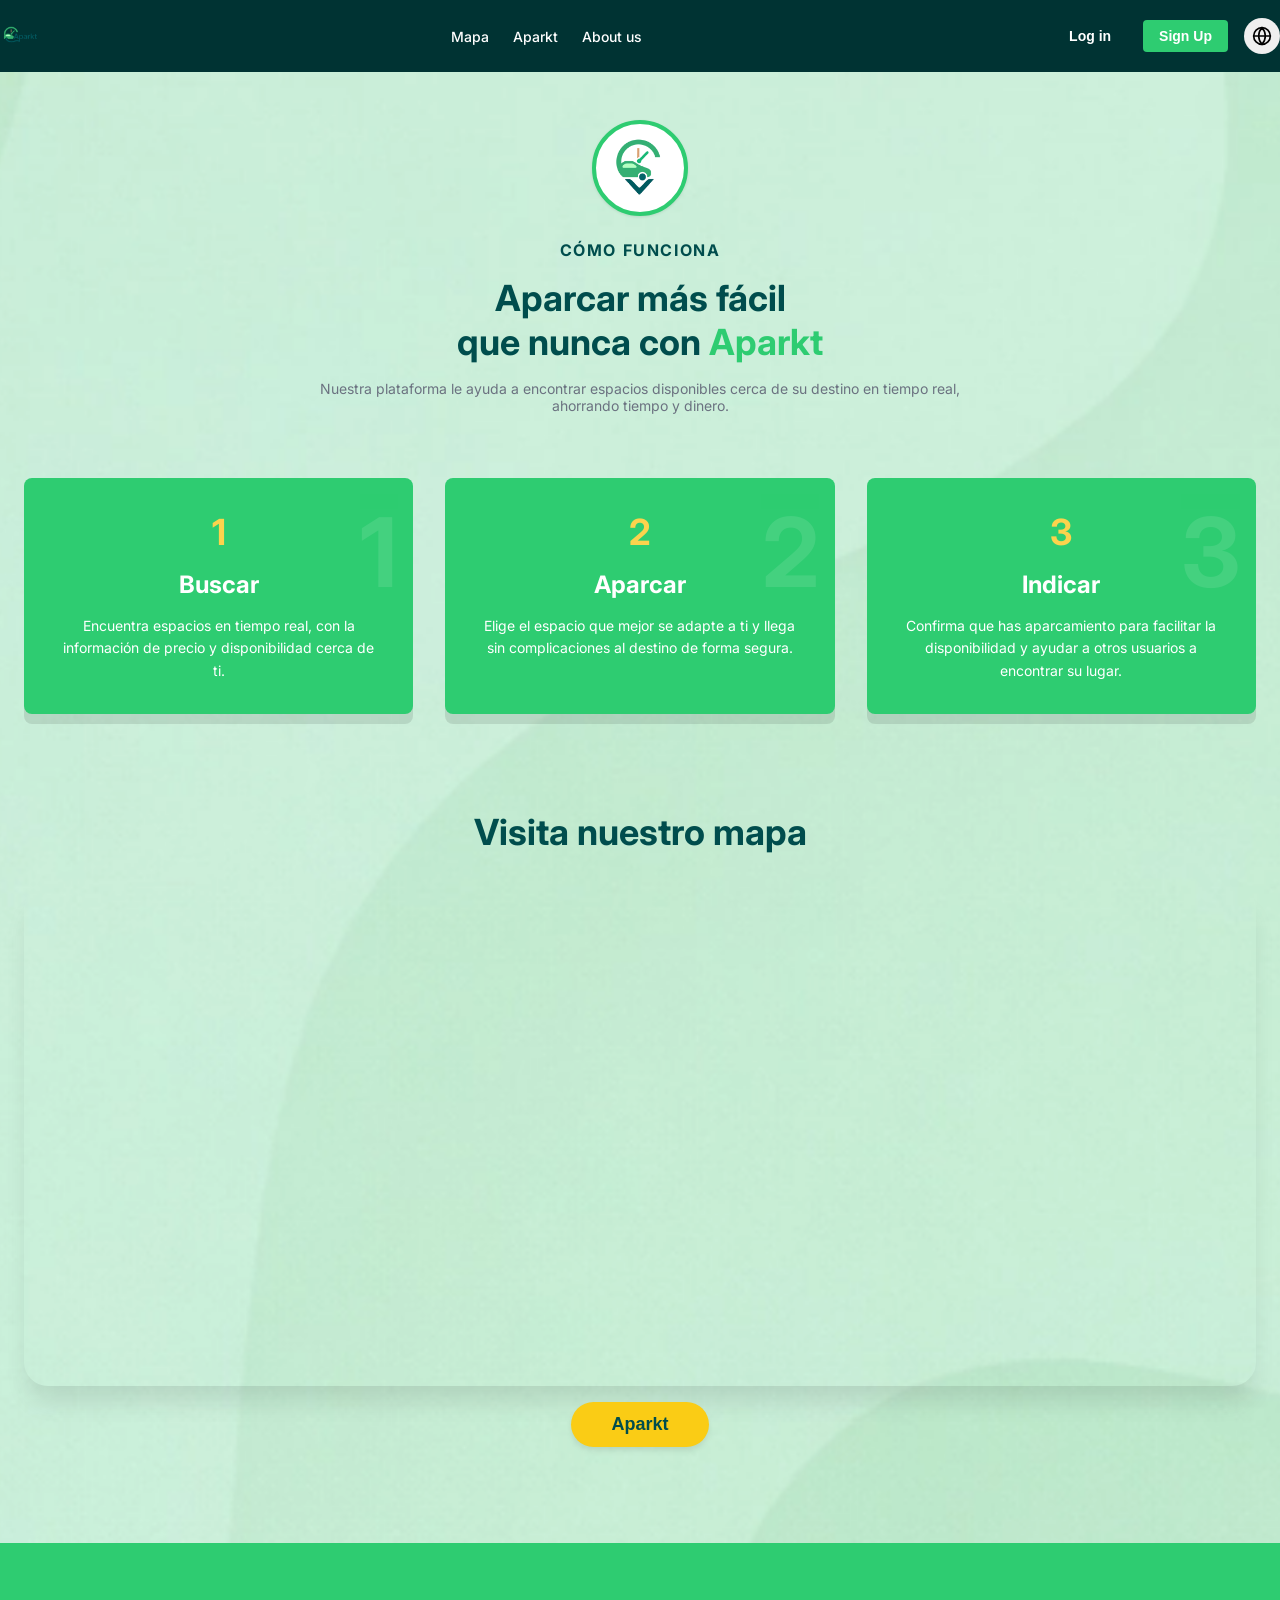
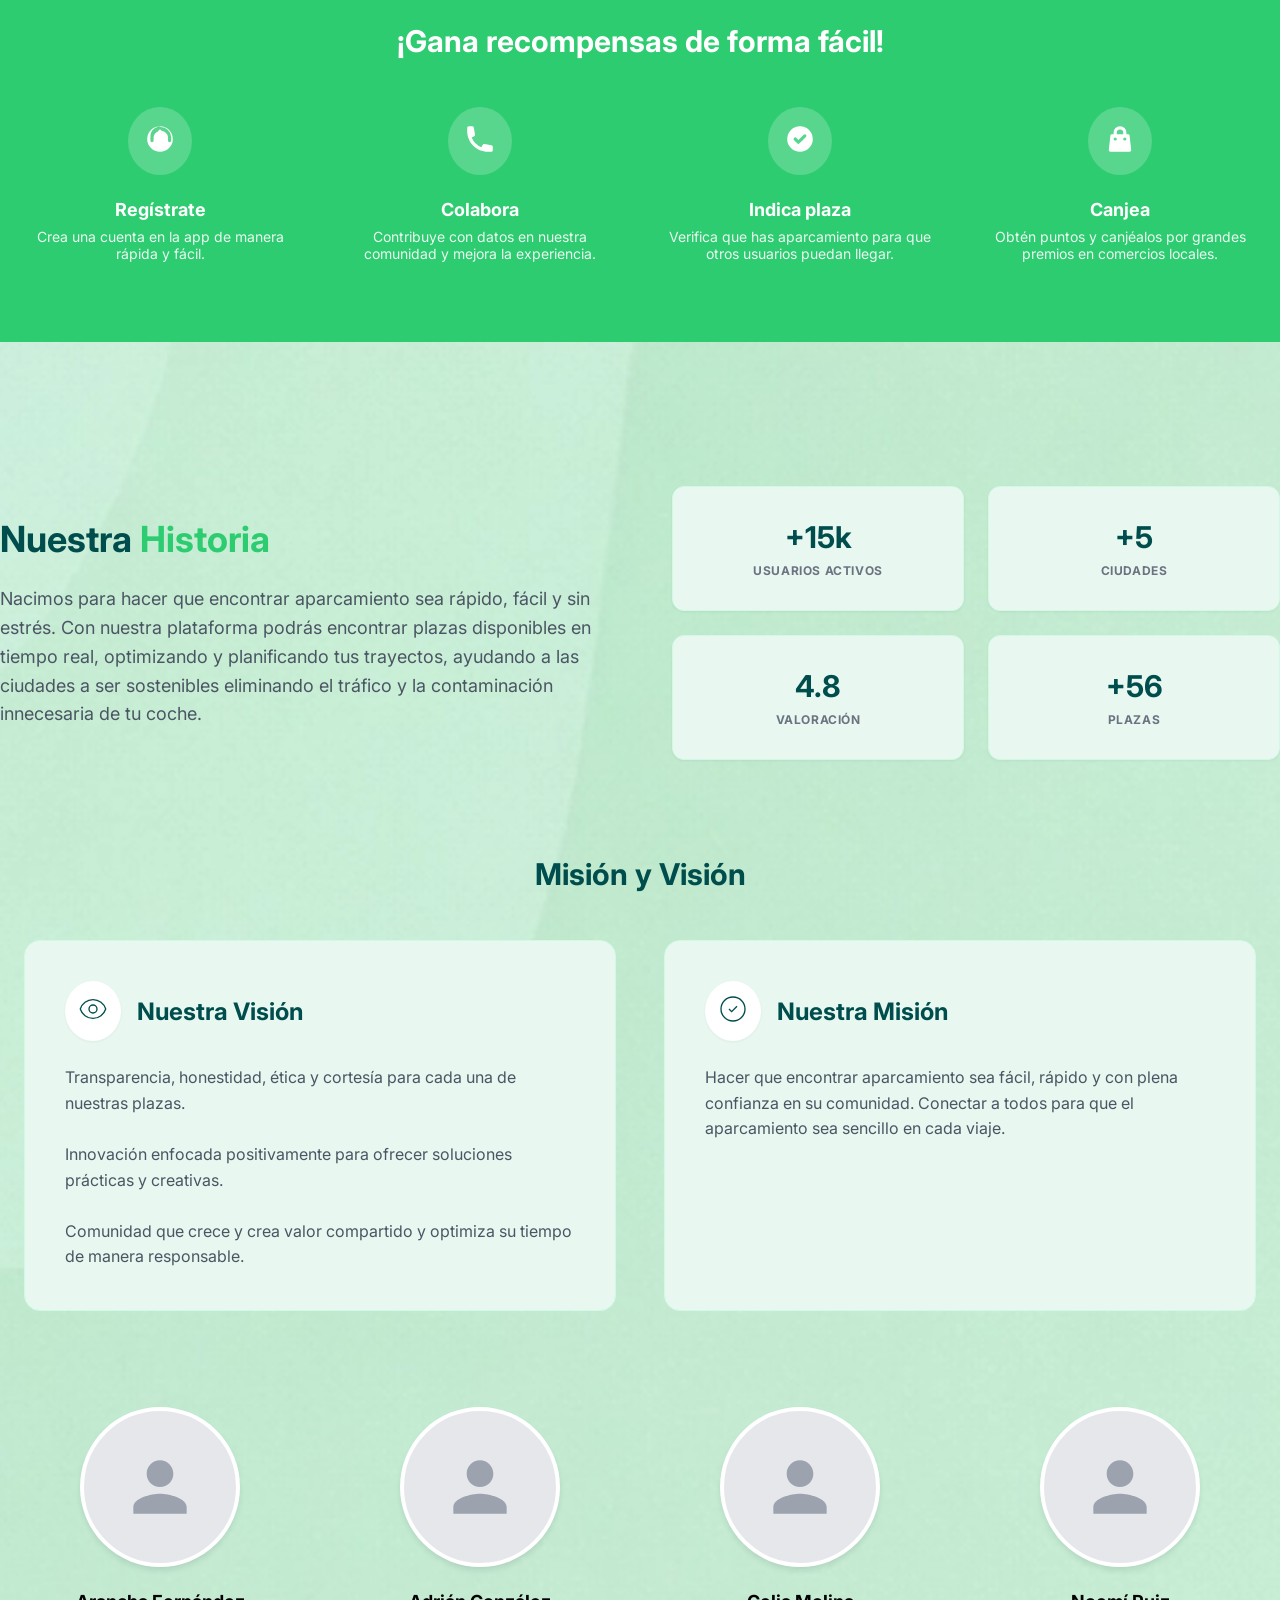
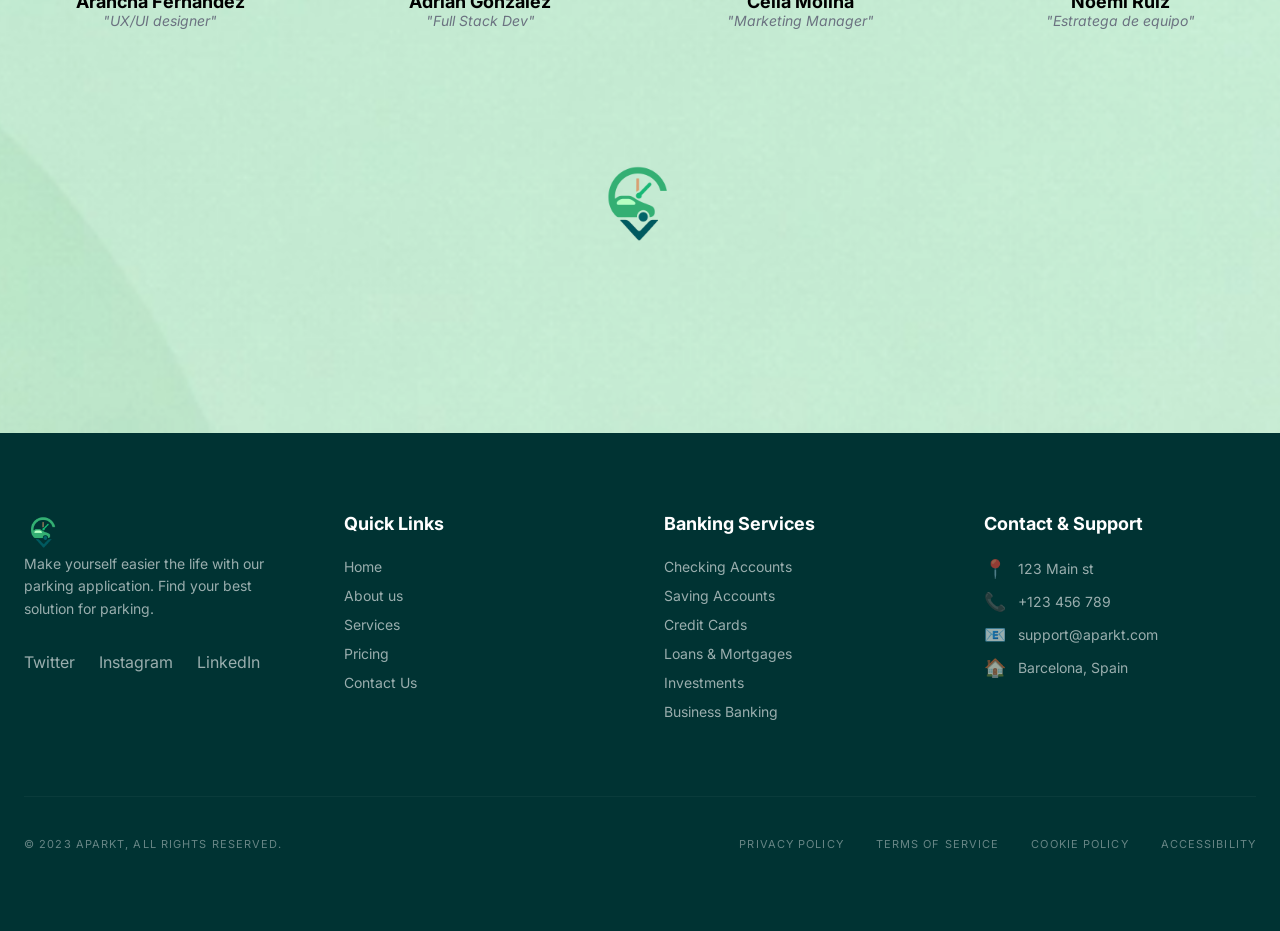
<file: DESIGN-TEST/APARKT.html>
<!DOCTYPE html>
<html lang="es">
<head>
  <meta charset="utf-8">
  <meta content="width=device-width, initial-scale=1.0" name="viewport">
  <title>Aparkt - Aparcar más fácil que nunca</title>
  <link rel="stylesheet" href="styles.css">
</head>
<body>
  <header class="nav">
    <nav class="container nav-content">
      <div class="nav-logo">
        <img alt="Aparkt Logo" src="\app\views\assets\isotipoAparkt.webp">
      </div>
      <div class="nav-links md:flex">
        <a href="#">Mapa</a>
        <a href="#">Aparkt</a>
        <a href="#">About us</a>
      </div>
      <div class="nav-actions">
        <button class="btn btn-outline">Log in</button>
        <button class="btn btn-primary">Sign Up</button>
        <button class="btn btn-icon">
          <svg fill="none" stroke="currentColor" viewbox="0 0 24 24">
            <circle cx="12" cy="12" r="10" stroke="currentColor" stroke-width="2"></circle>
            <path d="M2 12h20M12 2a15.3 15.3 0 0 1 4 10 15.3 15.3 0 0 1-4 10 15.3 15.3 0 0 1-4-10 15.3 15.3 0 0 1 4-10z" stroke-linecap="round" stroke-linejoin="round" stroke-width="2"></path>
          </svg>
        </button>
      </div>
    </nav>
  </header>

  <main class="main">
    <section class="container hero">
      <div class="hero-logo">
        <div class="hero-icon">
          <img alt="Aparkt Icon" src="\app\views\assets\imagotipoAparkt.webp">
        </div>
      </div>
      <p class="hero-label">Cómo funciona</p>
      <h1 class="hero-title">
        Aparcar más fácil <br> que nunca con <span>Aparkt</span>
      </h1>
      <p class="hero-description">
        Nuestra plataforma le ayuda a encontrar espacios disponibles cerca de su destino en tiempo real, ahorrando tiempo y dinero.
      </p>
      <div class="step-cards">
        <div class="step-card">
          <div class="step-card-number-bg">1</div>
          <div class="step-card-content">
            <div class="step-card-number">1</div>
            <h3 class="step-card-title">Buscar</h3>
            <p class="step-card-text">Encuentra espacios en tiempo real, con la información de precio y disponibilidad cerca de ti.</p>
          </div>
        </div>
        <div class="step-card">
          <div class="step-card-number-bg">2</div>
          <div class="step-card-content">
            <div class="step-card-number">2</div>
            <h3 class="step-card-title">Aparcar</h3>
            <p class="step-card-text">Elige el espacio que mejor se adapte a ti y llega sin complicaciones al destino de forma segura.</p>
          </div>
        </div>
        <div class="step-card">
          <div class="step-card-number-bg">3</div>
          <div class="step-card-content">
            <div class="step-card-number">3</div>
            <h3 class="step-card-title">Indicar</h3>
            <p class="step-card-text">Confirma que has aparcamiento para facilitar la disponibilidad y ayudar a otros usuarios a encontrar su lugar.</p>
          </div>
        </div>
      </div>
    </section>

    

    <section class="container map-section">
      <div class="map-section-header">
        <h2 class="map-section-title">Visita nuestro mapa</h2>
      </div>
      <div class="map-container">
        <iframe allowfullscreen="" height="100%" loading="lazy" referrerpolicy="no-referrer-when-downgrade" src="https://www.google.com/maps/embed?pb=!1m14!1m12!1m3!1d11974.321703661559!2d2.168568!3d41.3873974!2m3!1f0!2f0!3f0!3m2!1i1024!2i768!4f13.1!5e1!3m2!1sen!2ses!4v1700000000000!5m2!1sen!2ses"></iframe>
      </div>
      <div class="map-section-footer">
        <button class="btn btn-yellow">Aparkt</button>
      </div>
    </section>

    <section class="rewards-section">
      <div class="container">
        <h2>¡Gana recompensas de forma fácil!</h2>
        <div class="rewards-grid">
          <div class="reward-item">
            <div class="reward-icon">
              <svg fill="currentColor" viewbox="0 0 20 20"><path d="M10 12a2 2 0 100-4 2 2 0 000 4z"></path><path clip-rule="evenodd" d="M10 18a8 8 0 100-16 8 8 0 000 16zm1-13a1 1 0 10-2 0v.092a4.535 4.535 0 00-3 3.626V11a1 1 0 11-2 0V8.718a6.533 6.533 0 014.29-6.173 1.5 1.5 0 012.14 0A6.533 6.533 0 0117 8.717V11a1 1 0 11-2 0V8.718a4.535 4.535 0 00-3-3.626V5z" fill-rule="evenodd"></path></svg>
            </div>
            <h4 class="reward-title">Regístrate</h4>
            <p class="reward-text">Crea una cuenta en la app de manera rápida y fácil.</p>
          </div>
          <div class="reward-item">
            <div class="reward-icon">
              <svg fill="currentColor" viewbox="0 0 20 20"><path d="M2 3a1 1 0 011-1h2.153a1 1 0 01.986.836l.74 4.435a1 1 0 01-.54 1.06l-1.548.773a11.037 11.037 0 006.105 6.105l.774-1.548a1 1 0 011.059-.54l4.435.74a1 1 0 01.836.986V17a1 1 0 01-1 1h-2C7.82 18 2 12.18 2 5V3z"></path></svg>
            </div>
            <h4 class="reward-title">Colabora</h4>
            <p class="reward-text">Contribuye con datos en nuestra comunidad y mejora la experiencia.</p>
          </div>
          <div class="reward-item">
            <div class="reward-icon">
              <svg fill="currentColor" viewbox="0 0 20 20"><path clip-rule="evenodd" d="M10 18a8 8 0 100-16 8 8 0 000 16zm3.707-9.293a1 1 0 00-1.414-1.414L9 10.586 7.707 9.293a1 1 0 00-1.414 1.414l2 2a1 1 0 001.414 0l4-4z" fill-rule="evenodd"></path></svg>
            </div>
            <h4 class="reward-title">Indica plaza</h4>
            <p class="reward-text">Verifica que has aparcamiento para que otros usuarios puedan llegar.</p>
          </div>
          <div class="reward-item">
            <div class="reward-icon">
              <svg fill="currentColor" viewbox="0 0 20 20"><path clip-rule="evenodd" d="M10 2a4 4 0 00-4 4v1H5a1 1 0 00-.994.89l-1 9A1 1 0 004 18h12a1 1 0 00.994-1.11l-1-9A1 1 0 0015 7h-1V6a4 4 0 00-4-4zm2 5V6a2 2 0 10-4 0v1h4zm-6 3a1 1 0 112 0 1 1 0 01-2 0zm7-1a1 1 0 100 2 1 1 0 000-2z" fill-rule="evenodd"></path></svg>
            </div>
            <h4 class="reward-title">Canjea</h4>
            <p class="reward-text">Obtén puntos y canjéalos por grandes premios en comercios locales.</p>
          </div>
        </div>
      </div>
    </section>

    <section class="container history-section">
      <div class="history-content">
        <div class="history-text">
          <h2 class="history-title">Nuestra <span>Historia</span></h2>
          <p class="history-description">
            Nacimos para hacer que encontrar aparcamiento sea rápido, fácil y sin estrés. Con nuestra plataforma podrás encontrar plazas disponibles en tiempo real, optimizando y planificando tus trayectos, ayudando a las ciudades a ser sostenibles eliminando el tráfico y la contaminación innecesaria de tu coche.
          </p>
        </div>
        <div class="history-stats">
          <div class="stat-card">
            <div class="stat-number">+15k</div>
            <div class="stat-label">Usuarios Activos</div>
          </div>
          <div class="stat-card">
            <div class="stat-number">+5</div>
            <div class="stat-label">Ciudades</div>
          </div>
          <div class="stat-card">
            <div class="stat-number">4.8</div>
            <div class="stat-label">Valoración</div>
          </div>
          <div class="stat-card">
            <div class="stat-number">+56</div>
            <div class="stat-label">Plazas</div>
          </div>
        </div>
      </div>
    </section>

    <section class="container mission-section">
      <h2>Misión y Visión</h2>
      <div class="mission-grid">
        <div class="mission-card">
          <div class="mission-header">
            <div class="mission-header-icon">
              <svg fill="none" stroke="currentColor" viewbox="0 0 24 24"><path d="M15 12a3 3 0 11-6 0 3 3 0 016 0z"></path><path d="M2.458 12C3.732 7.943 7.523 5 12 5c4.478 0 8.268 2.943 9.542 7-1.274 4.057-5.064 7-9.542 7-4.477 0-8.268-2.943-9.542-7z"></path></svg>
            </div>
            <h3>Nuestra Visión</h3>
          </div>
          <p class="mission-text">
            Transparencia, honestidad, ética y cortesía para cada una de nuestras plazas. <br><br> Innovación enfocada positivamente para ofrecer soluciones prácticas y creativas. <br><br> Comunidad que crece y crea valor compartido y optimiza su tiempo de manera responsable.
          </p>
        </div>
        <div class="mission-card">
          <div class="mission-header">
            <div class="mission-header-icon">
              <svg fill="none" stroke="currentColor" viewbox="0 0 24 24"><path d="M9 12l2 2 4-4m6 2a9 9 0 11-18 0 9 9 0 0118 0z"></path></svg>
            </div>
            <h3>Nuestra Misión</h3>
          </div>
          <p class="mission-text">
            Hacer que encontrar aparcamiento sea fácil, rápido y con plena confianza en su comunidad. Conectar a todos para que el aparcamiento sea sencillo en cada viaje.
          </p>
        </div>
      </div>
    </section>

    <section class="container team-section">
      <div class="team-grid">
        <div class="team-member">
          <div class="team-avatar">
            <svg fill="currentColor" viewbox="0 0 24 24"><path d="M12 12c2.21 0 4-1.79 4-4s-1.79-4-4-4-4 1.79-4 4 1.79 4 4 4zm0 2c-2.67 0-8 1.34-8 4v2h16v-2c0-2.66-5.33-4-8-4z"></path></svg>
          </div>
          <h4 class="team-name">Arancha Fernández</h4>
          <p class="team-role">"UX/UI designer"</p>
        </div>
        <div class="team-member">
          <div class="team-avatar">
            <svg fill="currentColor" viewbox="0 0 24 24"><path d="M12 12c2.21 0 4-1.79 4-4s-1.79-4-4-4-4 1.79-4 4 1.79 4 4 4zm0 2c-2.67 0-8 1.34-8 4v2h16v-2c0-2.66-5.33-4-8-4z"></path></svg>
          </div>
          <h4 class="team-name">Adrián González</h4>
          <p class="team-role">"Full Stack Dev"</p>
        </div>
        <div class="team-member">
          <div class="team-avatar">
            <svg fill="currentColor" viewbox="0 0 24 24"><path d="M12 12c2.21 0 4-1.79 4-4s-1.79-4-4-4-4 1.79-4 4 1.79 4 4 4zm0 2c-2.67 0-8 1.34-8 4v2h16v-2c0-2.66-5.33-4-8-4z"></path></svg>
          </div>
          <h4 class="team-name">Celia Molina</h4>
          <p class="team-role">"Marketing Manager"</p>
        </div>
        <div class="team-member">
          <div class="team-avatar">
            <svg fill="currentColor" viewbox="0 0 24 24"><path d="M12 12c2.21 0 4-1.79 4-4s-1.79-4-4-4-4 1.79-4 4 1.79 4 4 4zm0 2c-2.67 0-8 1.34-8 4v2h16v-2c0-2.66-5.33-4-8-4z"></path></svg>
          </div>
          <h4 class="team-name">Noemí Ruiz</h4>
          <p class="team-role">"Estratega de equipo"</p>
        </div>
      </div>
    </section>

    <section class="container final-logo-section">
      <img alt="Aparkt Logo" src="\app\views\assets\imagotipoAparkt.webp">
    </section>
  </main>

  <footer class="footer">
    <div class="container">
      <div class="footer-grid">
        <div class="footer-column">
          <div class="nav-logo">
            <img alt="Aparkt Logo" src="\app\views\assets\imagotipoAparkt.webp">
          </div>
          <p>Make yourself easier the life with our parking application. Find your best solution for parking.</p>
          <div class="footer-social">
            <a href="#">Twitter</a>
            <a href="#">Instagram</a>
            <a href="#">LinkedIn</a>
          </div>
        </div>
        <div class="footer-column">
          <h5>Quick Links</h5>
          <ul class="footer-links">
            <li><a href="#">Home</a></li>
            <li><a href="#">About us</a></li>
            <li><a href="#">Services</a></li>
            <li><a href="#">Pricing</a></li>
            <li><a href="#">Contact Us</a></li>
          </ul>
        </div>
        <div class="footer-column">
          <h5>Banking Services</h5>
          <ul class="footer-links">
            <li><a href="#">Checking Accounts</a></li>
            <li><a href="#">Saving Accounts</a></li>
            <li><a href="#">Credit Cards</a></li>
            <li><a href="#">Loans &amp; Mortgages</a></li>
            <li><a href="#">Investments</a></li>
            <li><a href="#">Business Banking</a></li>
          </ul>
        </div>
        <div class="footer-column">
          <h5>Contact &amp; Support</h5>
          <ul class="footer-contact">
            <li><span>📍</span> 123 Main st</li>
            <li><span>📞</span> +123 456 789</li>
            <li><span>📧</span> support@aparkt.com</li>
            <li><span>🏠</span> Barcelona, Spain</li>
          </ul>
        </div>
      </div>
      <div class="footer-bottom">
        <p>© 2023 Aparkt, all rights reserved.</p>
        <div class="footer-bottom-links">
          <a href="#">Privacy Policy</a>
          <a href="#">Terms of Service</a>
          <a href="#">Cookie Policy</a>
          <a href="#">Accessibility</a>
        </div>
      </div>
    </div>
  </footer>
</body>
</html>
</file>
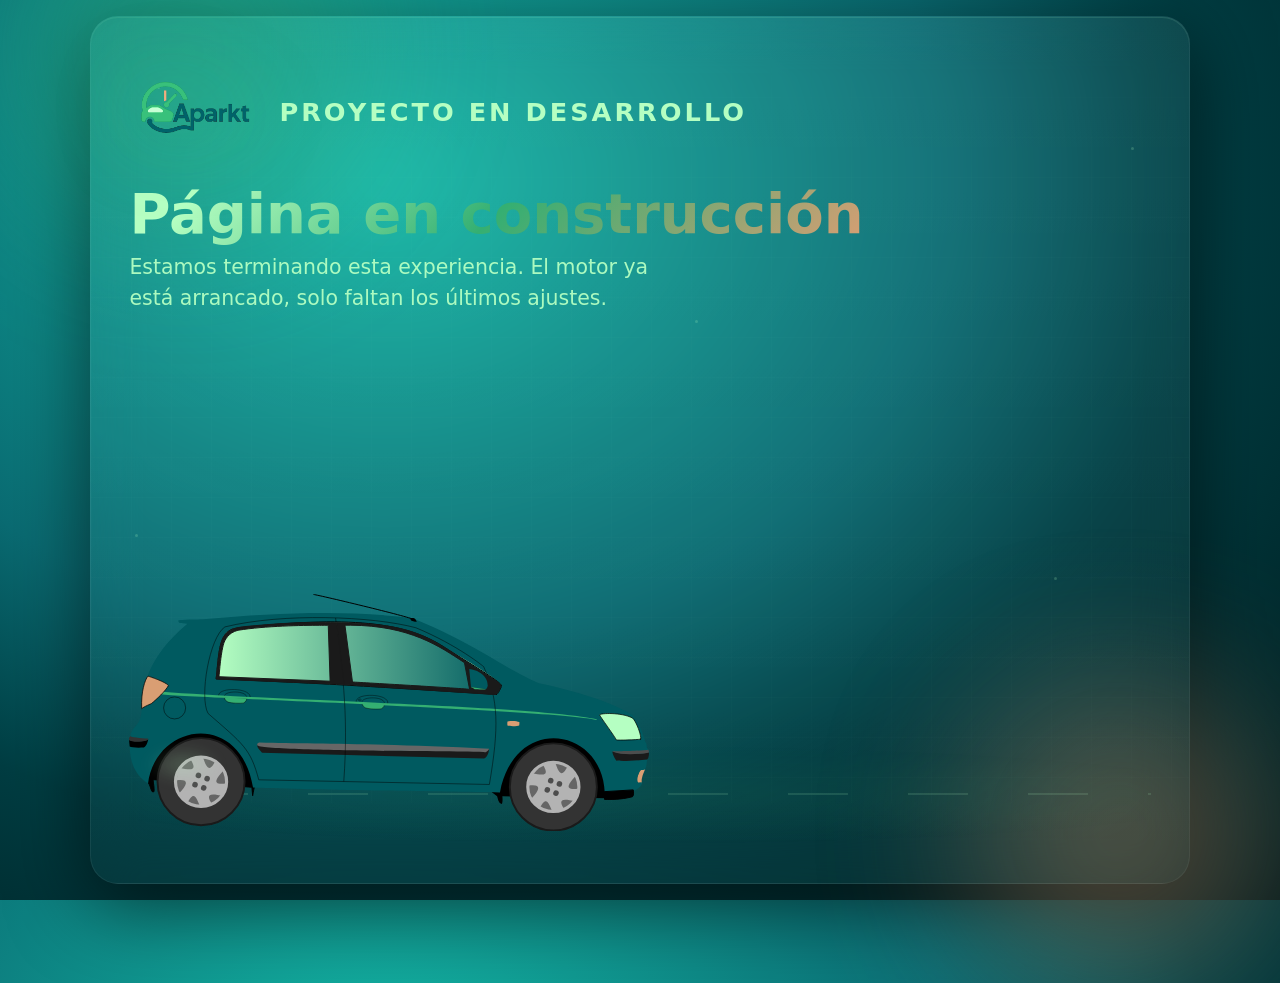
<file: app/views/construccion/construccion.html>
<!doctype html>
<html lang="es">
  <head>
    <meta charset="UTF-8" />
    <meta name="viewport" content="width=device-width, initial-scale=1.0" />
    <title data-i18n-title="construccion.title">Aparkt - Página en construcción</title>
    <style>
      * {
        margin: 0;
        padding: 0;
        box-sizing: border-box;
      }

      body {
        height: 100vh;
        overflow: hidden;
        display: flex;
        justify-content: center;
        align-items: center;
        background: radial-gradient(
          ellipse at 30% 20%,
          #14b8a6,
          #0a6b72 45%,
          #003d42 65%,
          #001a1c
        );
        font-family:
          system-ui,
          -apple-system,
          sans-serif;
        padding: 16px;
      }

      .escena {
        width: min(1100px, 100%);
        height: calc(100vh - 32px);
        position: relative;
        border-radius: 28px;
        padding: clamp(20px, 3vw, 40px);
        padding-top: clamp(90px, 12vw, 150px);
        background: linear-gradient(
          180deg,
          rgba(255, 255, 255, 0.06),
          rgba(255, 255, 255, 0.02)
        );
        border: 1px solid rgba(255, 255, 255, 0.06);
        backdrop-filter: blur(24px);
        box-shadow:
          0 20px 80px rgba(0, 0, 0, 0.6),
          inset 0 1px 0 rgba(181, 255, 194, 0.12);
      }

      .brillo {
        position: absolute;
        border-radius: 50%;
        filter: blur(80px);
        opacity: 0.35;
        pointer-events: none;
      }
      .b1 {
        width: 350px;
        height: 350px;
        background: #34af72;
        top: -140px;
        left: -80px;
      }
      .b2 {
        width: 300px;
        height: 300px;
        background: #d99e73;
        right: -80px;
        bottom: -100px;
      }

      .cuadricula {
        position: absolute;
        left: 0;
        right: 0;
        top: 0;
        bottom: 80px;
        background:
          linear-gradient(rgba(181, 255, 194, 0.04) 1px, transparent 1px),
          linear-gradient(90deg, rgba(181, 255, 194, 0.04) 1px, transparent 1px);
        background-size: 40px 40px;
        mask-image: linear-gradient(to bottom, transparent, #000 25%, #000);
        opacity: 0.4;
      }

      .logo-top {
        position: absolute;
        top: 30px;
        left: clamp(20px, 3vw, 40px);
        z-index: 50;
        display: flex;
        align-items: center;
        gap: 20px;
      }

      .logo-top a {
        display: flex;
        align-items: center;
      }

      .logo-top img {
        height: 130px;
        width: auto;
        filter: drop-shadow(0 0 40px rgba(52, 175, 114, 0.6)) brightness(1.1);
        transition:
          transform 0.3s ease,
          filter 0.3s ease;
        cursor: pointer;
      }
      .logo-top img:hover {
        transform: scale(1.12);
        filter: drop-shadow(0 0 60px rgba(52, 175, 114, 0.8)) brightness(1.15);
      }

      .logo-top span {
        color: #b5ffc2;
        font-size: 1.6rem;
        font-weight: 700;
        letter-spacing: 3px;
        text-transform: uppercase;
      }

      .contenido {
        display: flex;
        flex-direction: column;
        position: relative;
        z-index: 3;
        height: 100%;
      }

      h1 {
        line-height: 1;
        font-weight: 900;
        color: #fff;
        margin-top: clamp(8px, 1.5vw, 20px);
      }

      h1 span {
        background: linear-gradient(135deg, #b5ffc2 10%, #34af72 50%, #d99e73);
        -webkit-background-clip: text;
        background-clip: text;
        color: transparent;
        font-size: clamp(2rem, 8vw, 3.5rem);
      }

      .subtitulo {
        max-width: 520px;
        color: #b5ffc2;
        font-size: clamp(0.95rem, 1.6vw, 2rem);
        line-height: 1.5;
        opacity: 0.95;
        margin-top: clamp(4px, 0.8vw, 10px);
      }

      .zona-coche {
        position: relative;
        flex: 1;
        min-height: 0;
        margin-top: clamp(4px, 1vw, 12px);
        overflow: hidden;
      }

      .superficie-carretera {
        position: absolute;
        left: -10%;
        bottom: 0;
        width: 120%;
        height: clamp(40px, 8vw, 100px);
        border-radius: 100%;
        background: radial-gradient(
          ellipse at center,
          rgba(52, 175, 114, 0.08),
          transparent 70%
        );
      }

      .linea-carretera {
        position: absolute;
        width: 300%;
        height: 2px;
        left: -100%;
        bottom: clamp(20px, 4vw, 50px);
        background: repeating-linear-gradient(
          to right,
          rgba(181, 255, 194, 0.5) 0 60px,
          transparent 60px 120px
        );
        animation: movimiento-carretera 2s linear infinite;
        opacity: 0.25;
      }

      @keyframes movimiento-carretera {
        to {
          transform: translateX(-160px);
        }
      }

      .contenedor-coche {
        position: absolute;
        left: 0;
        bottom: clamp(4px, 1vw, 16px);
        width: clamp(280px, 44vw, 520px);
        animation: conducir 6s linear infinite;
        z-index: 2;
      }

      @keyframes conducir {
        0% {
          transform: translateX(-30%);
        }
        100% {
          transform: translateX(calc(100vw + 30%));
        }
      }

      .contenedor-coche svg {
        display: block;
        width: 100%;
        height: auto;
        transform: scaleX(-1);
      }

      .particula {
        position: absolute;
        width: 3px;
        height: 3px;
        border-radius: 50%;
        background: #b5ffc2;
        opacity: 0.2;
        animation: parpadear 2.5s infinite alternate;
      }

      @keyframes parpadear {
        from {
          opacity: 0.08;
          transform: scale(1);
        }
        to {
          opacity: 0.5;
          transform: scale(1.8);
        }
      }

      .escape {
        position: absolute;
        left: clamp(8px, 1.5vw, 16px);
        bottom: clamp(20px, 4vw, 48px);
        width: clamp(40px, 6vw, 80px);
        height: clamp(20px, 3vw, 40px);
        background: radial-gradient(
          ellipse at center,
          rgba(181, 255, 194, 0.2),
          transparent 70%
        );
        filter: blur(6px);
        animation: humo-escape 0.8s ease-out infinite;
        z-index: 1;
      }

      @keyframes humo-escape {
        0% {
          transform: scale(1) translateX(0);
          opacity: 0.4;
        }
        100% {
          transform: scale(1.8) translateX(40px);
          opacity: 0;
        }
      }

      @media (max-width: 700px) {
        body {
          padding: 8px;
        }
        .escena {
          border-radius: 14px;
          padding: 14px;
          padding-top: 90px;
        }
        .logo-top {
          top: 12px;
          left: 12px;
          gap: 12px;
        }
        .logo-top img {
          height: 100px;
        }
        .logo-top span {
          font-size: 1.15rem;
          letter-spacing: 1.5px;
          opacity: 0.95;
        }
        .cuadricula {
          bottom: 50px;
        }
        h1 {
          font-size: clamp(1.7rem, 8.5vw, 2.3rem);
          margin-top: 15px;
          white-space: nowrap;
        }
        .subtitulo {
          font-size: 1.15rem;
          opacity: 0.95;
          margin-top: 8px;
          line-height: 1.4;
        }
        .brillo {
          filter: blur(50px);
        }
        .b1 {
          width: 200px;
          height: 200px;
          top: -80px;
          left: -40px;
        }
        .b2 {
          width: 200px;
          height: 200px;
          right: -40px;
          bottom: -60px;
        }
      }

      @media (max-height: 650px) {
        h1 {
          font-size: clamp(1.7rem, 4.5vw, 2.2rem);
          white-space: nowrap;
        }
        .subtitulo {
          font-size: 0.95rem;
          opacity: 0.95;
        }
        .escena {
          padding: 12px;
          padding-top: 70px;
        }
        .logo-top {
          top: 12px;
          gap: 10px;
        }
        .logo-top img {
          height: 65px;
        }
        .logo-top span {
          font-size: 1.05rem;
          opacity: 0.95;
        }
        .cuadricula {
          bottom: 40px;
        }
        .contenedor-coche {
          width: clamp(220px, 38vw, 360px);
        }
      }
    </style>
  </head>
  <body>
    <div class="escena">
      <div class="cuadricula"></div>

      <div class="logo-top">
        <a href="../aparkt/aparkt.html" aria-label="Ir a Aparkt">
          <img src="../assets/isotipoAparkt.webp" alt="Aparkt" />
        </a>
        <span data-i18n="construccion.proyecto">Proyecto en desarrollo</span>
      </div>

      <div class="brillo b1"></div>
      <div class="brillo b2"></div>

      <div
        class="particula"
        style="top: 8%; left: 6%; animation-delay: 0s"
      ></div>
      <div
        class="particula"
        style="top: 15%; right: 5%; animation-delay: 0.6s"
      ></div>
      <div
        class="particula"
        style="bottom: 40%; left: 4%; animation-delay: 1.2s"
      ></div>
      <div
        class="particula"
        style="bottom: 35%; right: 12%; animation-delay: 0.3s"
      ></div>
      <div
        class="particula"
        style="top: 35%; left: 55%; animation-delay: 0.9s"
      ></div>

      <div class="contenido">
        <h1><span data-i18n="construccion.h1">Página en construcción</span></h1>

        <p class="subtitulo" data-i18n="construccion.sub">
          Estamos terminando esta experiencia. El motor ya está arrancado, solo
          faltan los últimos ajustes.
        </p>

        <div class="zona-coche">
          <div class="superficie-carretera"></div>
          <div class="linea-carretera"></div>

          <div class="contenedor-coche">
            <svg xmlns="http://www.w3.org/2000/svg" viewBox="0 0 520.17 237.51">
              <defs>
                <linearGradient id="g">
                  <stop stop-color="#005A60" offset="0" />
                  <stop stop-color="#005A60" stop-opacity="0" offset="1" />
                </linearGradient>
              </defs>
              <g transform="translate(-92.825 -118.97)">
                <path
                  d="m135.58 324.65-0.13826-1.4433 104.07-1.9275c-0.19538 2.5593-0.45717 5.1186 0.37453 7.6779 3.6296-0.55266 3.7939-4.5706 4.8689-7.6779l7.4906-5.618-30.15-51.498-39.139-9.9251-32.959 8.0524-14.045 27.154z"
                  fill-rule="evenodd"
                />
                <path
                  d="m487.08 310.04c0.5618 1.3109 2.2472 10.768 2.2472 10.768v-1e-5l0.74906-8.5206 98.833-7.6221c-0.55041 5.9117-2.0852 13.006 0.0435 12.304 2.2239 0.2912 2.7371-8.3166 5.3252-9.2422l-5.6998-29.147-32.21-24.532h-44.569s-23.596 32.022-23.783 32.959c-0.18726 0.93633-0.93633 23.034-0.93634 23.034z"
                  fill-rule="evenodd"
                  stroke="#000"
                  stroke-linejoin="round"
                  stroke-width="1px"
                />
                <path
                  d="m96.629 294.38c0.39794 1.0366 4.7965 10.006 3.1684 13.889 0.51759 1.9316 7.0312-0.40509 7.0312-0.69447 0-0.28936-5.1505-12.731-5.1505-12.731-5.1057-0.74137-2.4681-2.5637-5.0492-0.46292z"
                  fill="#D99E73"
                  fill-rule="evenodd"
                />
                <path
                  d="m241.93 317.48c58.928-0.82036 188.31-2.873 246.98-5.0508 12.877-77.407 97.089-65.136 105.04-3.8751 21.624-14.13 18.788-38.929 17.189-50.168-3.2408-7.4506-7.5086-8.2556-9.5964-15.657s-1.6632-18.092-3.8953-27.306c-3.7029-30.119-28.84-54.895-43.077-66.638 7.7024-0.97858 8.9635 0.15153 9.0914-3.5355-10.447-1.067-18.188-0.71139-24.749-1.0102-77.186-6.9517-145.97-9.3454-209.61-1.0102-66.92 27.528-88.528 48.63-126.27 64.902-11.729 2.1303-69.279 15.381-93.549 31.95-9.5375 13.176-11.417 21.398-12.844 26.476-2.5136 4.2004-1.2385 4.8536-1.6938 5.9716-0.86495 1.5277-2.0276 2.1002-1.8711 4.2262-0.61804 2.2861 0.06357 6.5532 1.5146 7.784 0.56712 2.8723 0.74448 7.7865 2.0611 9.8975 3.2738 1.1008 3.9089-0.51894 5.5558 2.2728s3.1689 8.8604 1.5152 10.733l-3.6618-0.12627c-1.5504 2.4303 3.5334 6.641 7.9549 8.5863 6.2525 2.8923 5.7983 1.5786 29.034 2.0834 2.3102-65.517 89.751-79.543 104.87-0.50507z"
                  fill="#005A60"
                  fill-rule="evenodd"
                />
                <path
                  d="m495.28 223.62c0.0675 1.8777 0.71709 2.9032 2.8852 4.2864 1.7055 0.36616 4.9374 0.42628 8.1637 0.24546 2.9194-0.16362 5.8341-0.52451 7.609-1.0345 1.9804-1.1358 3.0441-1.9343 3.7598-4.4974-5.0926-0.88005-20.256 0.55608-22.418 1z"
                  fill="#34AF72"
                  fill-rule="evenodd"
                  stroke="#000"
                  stroke-linecap="round"
                  stroke-linejoin="round"
                  stroke-width=".41527"
                />
                <path
                  d="m108.56 314.92c-0.38623 2.5592-0.52229 5.7016 0.78918 6.8501 13.023 3.2319 21.172 2.6759 27.945 2.6617l0.26258-7.7186z"
                  fill-rule="evenodd"
                  stroke="#000"
                  stroke-width="1px"
                />
                <path
                  d="m492.15 223.54c2.1399-0.27138-1.0999 0.0453 3.0936-0.35355-1.4192-8.0002 23.15-7.9537 22.451-1.4584 3.1008 0.52907 2.6264 0.24269 5.6569-0.22097 2.1388-10.105-35.123-9.1451-31.201 2.0329z"
                  fill="none"
                  stroke="#000"
                  stroke-width=".4"
                />
                <path
                  d="m357.57 229.46c0.0675 1.8777 0.71709 2.9032 2.8852 4.2864 1.7055 0.36616 4.9374 0.42628 8.1637 0.24546 2.9194-0.16362 5.8341-0.52451 7.609-1.0345 1.9804-1.1358 3.0441-1.9343 3.7598-4.4974-5.0926-0.88005-20.256 0.55608-22.418 1z"
                  fill="#34AF72"
                  fill-rule="evenodd"
                  stroke="#000"
                  stroke-linecap="round"
                  stroke-linejoin="round"
                  stroke-width=".41527"
                />
                <path
                  d="m354.44 229.38c2.1399-0.27138-1.0999 0.0453 3.0936-0.35355-1.4192-8.0002 23.15-7.9537 22.451-1.4584 3.1008 0.52907 2.6264 0.24269 5.6569-0.22097 2.1388-10.105-35.123-9.1451-31.201 2.0329z"
                  fill="none"
                  stroke="#000"
                  stroke-width=".4"
                />
                <path
                  d="m145 245.11c32.987-9.7237 416.18-22.618 437.25-25.75l-3-2.5c-93.381 7.8661-369.6 13.782-434.03 27.406l-0.21875 0.84375z"
                  fill="#34AF72"
                  fill-rule="evenodd"
                />
                <path
                  d="m252.5 309.51 230.71-4.6429c8.1506-31.2 15.658-35.865 50.714-66.429 8.9852-16.278-1.4235-76.461-16.875-86.562-58.13-14.209-147.4-10.755-190.98 0.84821-42.51 17.675-67.857 38.929-67.857 38.929-14.937 33.154-15.515 60.106-5.7143 117.86z"
                  fill="none"
                  stroke="#000"
                  stroke-width=".48"
                />
                <path
                  d="m92.871 277.32s-0.48586 4.7686 1.7046 7.2605c20.626 2.113 30.431 1.3258 31.062 1.0102 0 0 3.9923-6.1519 3.8512-9.1545-18.912 4.7157-35.218 1.3206-36.618 0.88388z"
                  fill="#1a1a1a"
                  fill-rule="evenodd"
                />
                <path
                  d="m93.439 274.73c-0.78812 1.159-0.56646 2.6757-0.56646 2.6757 5.5899 1.5678 26.877 3.5306 36.609-0.9298 0 0-31.213-0.49709-36.042-1.7459z"
                  fill="#4d4d4d"
                  fill-rule="evenodd"
                />
                <path
                  d="m252.79 273.79s0.033 7.1893 4.9245 9.849l222.23-5.9346c2.9407-3.1932 5.2821-5.2503 4.7982-8.46-103.01 7.3969-206.33 7.3875-231.96 4.5457z"
                  fill="#1a1a1a"
                  fill-rule="evenodd"
                />
                <path
                  d="m252.71 273.69c0.27694 1.0963 2.8255 3.6558 4.1376 3.6523 11.465-1.2373 224.41-0.84917 227.95-7.0902 0.3021-2.4697-2.1989-2.7741-2.1989-2.7741-52.219 1.3167-118.65 0.81514-229.89 6.212z"
                  fill="#666"
                  fill-rule="evenodd"
                />
                <path
                  d="m398.13 306.49c-5.185-72.211 2.4248-115.82 8.2075-163.52"
                  fill="none"
                  stroke="#000"
                  stroke-width=".48"
                />
                <circle
                  cx="567.37"
                  cy="232.94"
                  r="11.027"
                  fill="none"
                  stroke="#000"
                  stroke-width=".5"
                />
                <path
                  d="m222.71 250.49c1.31 0.88388 9.6596 1.0417 11.711 0.12623 0-0.18942 0.32334-3.5305-0.12627-4.1984-4.9006-0.79422-8.9054-0.51246-11.775 0.66292-0.21754 1.0491 0.0473 3.4093 0.1894 3.4093z"
                  fill="#D99E73"
                  fill-rule="evenodd"
                />
                <path
                  d="m101.16 264.15c4.2221 0.85503 22.232 1.1607 24.286 0.80357 0.89286-2.4107 16.723-23.99 16.763-25.045-0.91973-1.8587-21.325-2.6093-32.656 2.9911-3.5629 2.2075-9.9364 18.966-8.3929 21.25z"
                  fill="#B5FFC2"
                  fill-rule="evenodd"
                  stroke="#000"
                  stroke-linecap="round"
                  stroke-linejoin="bevel"
                  stroke-width=".73"
                />
                <path
                  d="m593.75 264.15s0.95768 6.5613 4.4643 8.3929c5.9173 0.31366 12.697 0.14087 14.107-0.98215l0.66685-6.6533c-3.8615 1.8762-17.517 1.8958-19.238-0.75745z"
                  fill-rule="evenodd"
                />
                <path
                  d="m593.75 263.84c-0.46025 2.9019 16.683 4.0466 19.241 1.0786 0 0 0.0391-3.1776-1.25-3.6233-1.6016 1.4293-16.861 2.0981-17.991 2.5446z"
                  fill="#333"
                  fill-rule="evenodd"
                />
                <path
                  d="m594.01 201.09c-1.8565 0.64107-17.472 5.6027-20.451 9.4591 2.584 5.0439 12.062 14.062 17.25 18.188 0 0 7.2211 2.8074 9.4821 4.9664 0.88597-16.903-3.2996-29.254-6.2811-32.613z"
                  fill="#D99E73"
                  fill-rule="evenodd"
                  stroke="#000"
                  stroke-linejoin="round"
                  stroke-width=".73"
                />
                <path
                  d="m244.83 219.4c146.13-8.917 152.61-9.9977 280.96-15.568-2.7236-25.521-2.4157-45.431-17.425-50.255-116.78-13.663-173.36-6.0113-210.87 18.688-43.064 25.204-52.444 32.825-57.028 37.79-0.47625 2.6435 4.3671 9.3452 4.3671 9.3452z"
                  fill="#B5FFC2"
                  fill-rule="evenodd"
                />
                <circle
                  cx="381.97"
                  cy="224.96"
                  r="1.1937"
                  fill-opacity="0"
                  stroke="#000"
                  stroke-linecap="round"
                  stroke-linejoin="round"
                  stroke-width=".32509"
                />
                <path
                  d="m244.83 219.4c146.13-8.917 152.61-9.9977 280.96-15.568-2.7236-25.521-2.4157-45.431-17.425-50.255-116.78-13.663-173.36-6.0113-210.87 18.688-43.064 25.204-52.444 32.825-57.028 37.79-0.47625 2.6435 4.3671 9.3452 4.3671 9.3452z"
                  fill="none"
                />
                <path
                  d="m244.83 219.4c146.13-8.917 152.61-9.9977 280.96-15.568-2.7236-25.521-2.4157-45.431-17.425-50.255-116.78-13.663-173.36-6.0113-210.87 18.688-48.12 30.073-52.444 32.825-57.028 37.79-0.47625 2.6435 4.3671 9.3452 4.3671 9.3452z"
                  fill="url(#g)"
                  fill-rule="evenodd"
                  stroke="#000"
                  stroke-width="1px"
                />
                <path
                  d="m405.2 147.69c-90.785 0.84701-94.614 18.8-161.41 59.322-4.542 4.2153-2.5772 6.5757 1.9849 12.184h6.3984l146.41-9.7988zm-14.025 2.4922c1.9078-0.0136 3.8464-6e-3 5.8164 0.0234l-7.5488 56.807s-115.86 6.6215-117.19 7.416l5.1641-26.748c24.943-16.416 54.614-37.076 113.76-37.498z"
                  fill="#1a1a1a"
                  fill-rule="evenodd"
                  stroke="#1a1a1a"
                  stroke-linejoin="round"
                  stroke-width="1px"
                />
                <path
                  d="m426.92 147.58c-6.5388-0.0116-13.455 0.0517-21.633 0.11328l-7.5078 61.738 128.07-5.3848c-1.458-9.8862-2.2374-29.628-6.082-39.191-3.9201-9.751-10.954-11.496-20.305-13.037-36.702-3.491-52.923-4.2036-72.539-4.2383zm-4.334 2.6973c16.735 3e-3 53.671 0.55944 81.396 4.959 10.099 2.4831 13.273 10.344 14.301 13.375 3.0808 10.011 4.6348 33.104 4.6348 33.104l-111.1 4.502 1.8535-55.879s3.3338-0.0616 8.9121-0.0605z"
                  fill="#1a1a1a"
                  fill-rule="evenodd"
                  stroke="#1a1a1a"
                  stroke-linejoin="round"
                  stroke-width="1px"
                />
                <path
                  d="m328.79 144.38c0.92692-2.0349 99.71-25.658 99.71-24.894"
                  fill="none"
                  stroke="#000"
                  stroke-width="1px"
                />
                <path
                  d="m331.62 143.14c-0.41625-0.10947-1.4594-0.28942-2.7856-0.14044-3.2223 0.52351-3.6049 4.0262-3.4878 3.9794 0.11705-0.0468 4.432-0.65818 5.4073-1.4747-0.19509-1.1208 1.0793-1.1532 1.0534-1.5684-0.026-0.41518-0.35921-0.0471-0.46817-0.14045-0.10895-0.0933 0.69716-0.54596 0.2809-0.65544z"
                  fill-rule="evenodd"
                />
                <circle
                  cx="540.92"
                  cy="306.72"
                  r="43.565"
                  fill="#333"
                  stroke="#1a1a1a"
                  stroke-linecap="round"
                  stroke-linejoin="round"
                  stroke-width="1.9"
                />
                <ellipse
                  cx="540.92"
                  cy="306.72"
                  rx="25.574"
                  ry="24.638"
                  fill="#666"
                  stroke="#b3b3b3"
                  stroke-linecap="round"
                  stroke-linejoin="round"
                  stroke-width="3.1473"
                />
                <path
                  d="m518.35 321.42c17.588-5.0346 16.527 0.25968 11.388 7.8126l11.918 3.178c3.3021-8.1816 6.2645-18.639 12.977-3.9725l8.6071-9.534c-10.458-10.754-9.4039-15.112 2.3835-13.507l-3.0456-12.58c-19.424 4.7386-14.365-2.5813-10.858-9.1368l-12.315-2.6483c-5.4671 18.623-9.2357 11.768-12.977 4.5022l-8.8719 9.0044c7.3157 8.0872 14.153 15.964-1.3242 14.036z"
                  fill="#b3b3b3"
                  fill-rule="evenodd"
                />
                <g
                  transform="matrix(.93787 -.34699 .34699 .93787 -72.743 207.72)"
                  fill="#4d4d4d"
                >
                  <circle cx="536.55" cy="300.88" r="2.7808" />
                  <circle cx="545.82" cy="300.88" r="2.7808" />
                  <circle cx="545.82" cy="310.68" r="2.7808" />
                  <circle cx="536.55" cy="310.68" r="2.7808" />
                </g>
                <g transform="translate(-352.43 5.2434)">
                  <circle
                    cx="540.92"
                    cy="306.72"
                    r="43.565"
                    fill="#333"
                    stroke="#1a1a1a"
                    stroke-linecap="round"
                    stroke-linejoin="round"
                    stroke-width="1.9"
                  />
                  <ellipse
                    cx="540.92"
                    cy="306.72"
                    rx="25.574"
                    ry="24.638"
                    fill="#666"
                    stroke="#b3b3b3"
                    stroke-linecap="round"
                    stroke-linejoin="round"
                    stroke-width="3.1473"
                  />
                  <path
                    d="m518.35 321.42c17.588-5.0346 16.527 0.25968 11.388 7.8126l11.918 3.178c3.3021-8.1816 6.2645-18.639 12.977-3.9725l8.6071-9.534c-10.458-10.754-9.4039-15.112 2.3835-13.507l-3.0456-12.58c-19.424 4.7386-14.365-2.5813-10.858-9.1368l-12.315-2.6483c-5.4671 18.623-9.2357 11.768-12.977 4.5022l-8.8719 9.0044c7.3157 8.0872 14.153 15.964-1.3242 14.036z"
                    fill="#b3b3b3"
                    fill-rule="evenodd"
                  />
                  <g
                    transform="matrix(.93787 -.34699 .34699 .93787 -72.743 207.72)"
                    fill="#4d4d4d"
                  >
                    <circle cx="536.55" cy="300.88" r="2.7808" />
                    <circle cx="545.82" cy="300.88" r="2.7808" />
                    <circle cx="545.82" cy="310.68" r="2.7808" />
                    <circle cx="536.55" cy="310.68" r="2.7808" />
                  </g>
                </g>
                <g
                  transform="matrix(.99749 -.070739 .070739 .99749 -13.813 19.154)"
                  fill-rule="evenodd"
                >
                  <path
                    d="m270.37 212.61 2.9914-17.965c-8.1458 0.52961-13.532 3.6629-16.071 6.9339-2.8894 3.4385-3.008 5.4702-3.5966 8.3276 0.24381 2.516 1.0245 3.2844 1.6037 3.7084z"
                    fill="#005A60"
                  />
                  <path
                    d="m255.3 213.62c1.824 0.74501 2.9062 0.60048 11.198 0.92416 2.1781-1.6752 3.1284-1.1677 3.8743-1.9286z"
                    fill="#34AF72"
                  />
                </g>
              </g>
            </svg>

            <div class="escape"></div>
          </div>
        </div>
      </div>
    </div>
  <script type="module">
    import { cargarTraducciones, aplicarTraducciones } from '../translator.js';
    document.addEventListener('DOMContentLoaded', async () => {
      await cargarTraducciones();
      aplicarTraducciones();
    });
  </script>
  </body>
</html>
</file>
<file: DESIGN-TEST/styles.css>
@import url("https://fonts.googleapis.com/css2?family=Inter:wght@400;600;700&display=swap");

:root {
  --color-teal: #004d4d;
  --color-green: #2ecc71;
  --color-light-green: #e8f8f0;
  --color-header-bg: #003333;
  --color-yellow: #facc15;
}

* {
  margin: 0;
  padding: 0;
  box-sizing: border-box;
}

body {
  font-family: "Inter", sans-serif;
}

/* Layout */
.container {
  max-width: 1440px;
  margin: 0 auto;
  padding: 0 1.5rem;
}

/* Navigation */
.nav {
  background-color: var(--color-header-bg);
  color: #fff;
  position: sticky;
  top: 0;
  z-index: 50;
}

.nav-content {
  display: flex;
  justify-content: space-between;
  align-items: center;
  padding: 1rem 0;
}

.nav-logo {
  display: flex;
  align-items: center;
  gap: 0.5rem;
}

.nav-logo img {
  height: 2.5rem;
  width: auto;
}

.nav-links {
  display: flex;
  gap: 1.5rem;
}

.nav-links a {
  color: #fff;
  text-decoration: none;
  font-size: 0.875rem;
  font-weight: 500;
  transition: color 0.2s;
}

.nav-links a:hover {
  color: var(--color-green);
}

.nav-actions {
  display: flex;
  align-items: center;
  gap: 1rem;
}

.btn {
  padding: 0.5rem 1rem;
  font-size: 0.875rem;
  font-weight: 600;
  border-radius: 0.25rem;
  cursor: pointer;
  transition: all 0.2s;
  border: none;
}

.btn-outline {
  background: transparent;
  color: #fff;
}

.btn-outline:hover {
  background: rgba(255, 255, 255, 0.1);
}

.btn-primary {
  background-color: var(--color-green);
  color: #fff;
}

.btn-primary:hover {
  background-color: #27ae60;
}

.btn-icon {
  padding: 0.5rem;
  border-radius: 50%;
  display: flex;
  align-items: center;
  justify-content: center;
}

.btn-icon:hover {
  background: rgba(255, 255, 255, 0.1);
}

.btn-icon svg {
  width: 1.25rem;
  height: 1.25rem;
}

.btn-yellow {
  background-color: var(--color-yellow);
  color: var(--color-teal);
  padding: 0.75rem 2.5rem;
  border-radius: 9999px;
  font-weight: 700;
  font-size: 1.125rem;
  box-shadow: 0 4px 6px -1px rgba(0, 0, 0, 0.1);
}

.btn-yellow:hover {
  background-color: #eab308;
}

/* Main content */
.main {
  padding-top: 3rem;
  padding-bottom: 5rem;
  background-image: url(/app/views/assets/fondoAparkt.webp);
  background-size: cover;
  background-position: center;
}

/* Hero */
.hero {
  text-align: center;
}

.hero-logo {
  display: flex;
  justify-content: center;
  margin-bottom: 1.5rem;
}

.hero-icon {
  width: 6rem;
  height: 6rem;
  background: #fff;
  border-radius: 50%;
  border: 4px solid var(--color-green);
  display: flex;
  align-items: center;
  justify-content: center;
  padding: 0.5rem;
  box-shadow: 0 1px 3px rgba(0, 0, 0, 0.1);
}

.hero-icon img {
  width: 100%;
  height: auto;
}

.hero-label {
  color: var(--color-teal);
  font-weight: 700;
  text-transform: uppercase;
  letter-spacing: 0.1em;
  margin-bottom: 1rem;
}

.hero-title {
  font-size: 2.25rem;
  font-weight: 700;
  color: var(--color-teal);
  margin-bottom: 1rem;
}

.hero-title span {
  color: var(--color-green);
}

.hero-description {
  max-width: 42rem;
  margin: 0 auto;
  color: #6b7280;
  font-size: 0.875rem;
  margin-bottom: 4rem;
}

/* Step cards */
.step-cards {
  display: grid;
  grid-template-columns: 1fr;
  gap: 2rem;
  margin-bottom: 6rem;
}

@media (min-width: 768px) {
  .step-cards {
    grid-template-columns: repeat(3, 1fr);
  }
}

.step-card {
  background-color: var(--color-green);
  color: #fff;
  padding: 2rem;
  border-radius: 0.5rem;
  position: relative;
  overflow: hidden;
  box-shadow: 0 10px 0 0 rgba(0, 0, 0, 0.1);
}

.step-card-number-bg {
  position: absolute;
  top: 1rem;
  right: 1rem;
  font-size: 6rem;
  font-weight: 700;
  opacity: 0.1;
}

.step-card-content {
  display: flex;
  flex-direction: column;
  align-items: center;
}

.step-card-number {
  font-size: 2.25rem;
  font-weight: 700;
  color: #fcd34d;
  margin-bottom: 1rem;
}

.step-card-title {
  font-size: 1.5rem;
  font-weight: 700;
  margin-bottom: 1rem;
}

.step-card-text {
  font-size: 0.875rem;
  line-height: 1.6;
}
/* Map section */
.map-section {
  margin-bottom: 6rem;
}

.map-section-header {
  text-align: center;
  margin-bottom: 2rem;
}

.map-section-title {
  font-size: 2.25rem;
  font-weight: 700;
  color: var(--color-teal);
}

.map-container {
  width: 100%;
  height: 31.25rem;
  border-radius: 1.5rem;
  overflow: hidden;
  box-shadow: 0 20px 25px -5px rgba(0, 0, 0, 0.1);
}

.map-container iframe {
  width: 100%;
  height: 100%;
  border: none;
}

.map-section-footer {
  width: 100%;
  text-align: center;
  margin-top: 1rem;
}

/* Rewards section */
.rewards-section {
  background-color: var(--color-green);
  padding: 5rem 0;
  margin-bottom: 6rem;
  color: #fff;
  text-align: center;
}

.rewards-section h2 {
  font-size: 1.875rem;
  font-weight: 700;
  margin-bottom: 3rem;
}

.rewards-grid {
  display: grid;
  grid-template-columns: 1fr;
  gap: 3rem;
}

@media (min-width: 640px) {
  .rewards-grid {
    grid-template-columns: repeat(2, 1fr);
  }
}

@media (min-width: 768px) {
  .rewards-grid {
    grid-template-columns: repeat(4, 1fr);
  }
}

.reward-item {
  display: flex;
  flex-direction: column;
  align-items: center;
}

.reward-icon {
  background: rgba(255, 255, 255, 0.2);
  padding: 1rem;
  border-radius: 50%;
  margin-bottom: 1.5rem;
}

.reward-icon svg {
  width: 2rem;
  height: 2rem;
}

.reward-title {
  font-weight: 700;
  font-size: 1.125rem;
  margin-bottom: 0.5rem;
}

.reward-text {
  font-size: 0.875rem;
  opacity: 0.9;
}

/* History section */
.history-section {
  padding: 3rem 0 6rem;
}

.history-content {
  display: flex;
  flex-direction: column;
  gap: 4rem;
}

@media (min-width: 768px) {
  .history-content {
    flex-direction: row;
    align-items: center;
  }
}

.history-text {
  width: 100%;
}

@media (min-width: 768px) {
  .history-text {
    width: 50%;
  }
}

.history-title {
  font-size: 2.25rem;
  font-weight: 700;
  color: var(--color-teal);
  margin-bottom: 1.5rem;
}

.history-title span {
  color: var(--color-green);
}

.history-description {
  color: #4b5563;
  line-height: 1.6;
  font-size: 1.125rem;
}

.history-stats {
  width: 100%;
  display: grid;
  grid-template-columns: repeat(2, 1fr);
  gap: 1.5rem;
}

@media (min-width: 768px) {
  .history-stats {
    width: 50%;
  }
}

.stat-card {
  background: var(--color-light-green);
  padding: 2rem;
  border-radius: 0.75rem;
  text-align: center;
  border: 1px solid #d1fae5;
  box-shadow: 0 1px 3px rgba(0, 0, 0, 0.05);
}

.stat-number {
  font-size: 1.875rem;
  font-weight: 700;
  color: var(--color-teal);
}

.stat-label {
  font-size: 0.75rem;
  color: #6b7280;
  font-weight: 700;
  text-transform: uppercase;
  letter-spacing: 0.05em;
  margin-top: 0.5rem;
}

/* Mission & Vision */
.mission-section {
  margin-bottom: 6rem;
}

.mission-section h2 {
  font-size: 1.875rem;
  font-weight: 700;
  text-align: center;
  color: var(--color-teal);
  margin-bottom: 3rem;
}

.mission-grid {
  display: grid;
  grid-template-columns: 1fr;
  gap: 3rem;
}

@media (min-width: 768px) {
  .mission-grid {
    grid-template-columns: repeat(2, 1fr);
  }
}

.mission-card {
  background: var(--color-light-green);
  padding: 2.5rem;
  border-radius: 1rem;
  border: 1px solid #d1fae5;
}

.mission-header {
  display: flex;
  align-items: center;
  gap: 1rem;
  margin-bottom: 1.5rem;
}

.mission-header-icon {
  background: #fff;
  padding: 0.75rem;
  border-radius: 50%;
  color: var(--color-teal);
  box-shadow: 0 1px 3px rgba(0, 0, 0, 0.05);
}

.mission-header-icon svg {
  width: 2rem;
  height: 2rem;
}

.mission-header h3 {
  font-size: 1.5rem;
  font-weight: 700;
  color: var(--color-teal);
}

.mission-text {
  color: #4b5563;
  line-height: 1.6;
}

/* Team section */
.team-section {
  margin-bottom: 8rem;
}

.team-grid {
  display: grid;
  grid-template-columns: repeat(2, 1fr);
  gap: 3rem;
}

@media (min-width: 768px) {
  .team-grid {
    grid-template-columns: repeat(4, 1fr);
  }
}

.team-member {
  display: flex;
  flex-direction: column;
  align-items: center;
  text-align: center;
}

.team-avatar {
  width: 10rem;
  height: 10rem;
  background: #e5e7eb;
  border-radius: 50%;
  margin-bottom: 1.5rem;
  display: flex;
  align-items: center;
  justify-content: center;
  overflow: hidden;
  border: 4px solid #fff;
  box-shadow: 0 4px 6px -1px rgba(0, 0, 0, 0.1);
}

.team-avatar svg {
  width: 5rem;
  height: 5rem;
  color: #9ca3af;
}

.team-name {
  font-weight: 700;
  font-size: 1.125rem;
}

.team-role {
  font-size: 0.875rem;
  color: #6b7280;
  font-style: italic;
}

/* Final logo */
.final-logo-section {
  text-align: center;
  margin-bottom: 6rem;
}

.final-logo-section img {
  height: 6rem;
  width: auto;
}

/* Footer */
.footer {
  background-color: var(--color-header-bg);
  color: #fff;
  padding: 5rem 0;
}

.footer-grid {
  display: grid;
  grid-template-columns: 1fr;
  gap: 3rem;
  margin-bottom: 4rem;
}

@media (min-width: 768px) {
  .footer-grid {
    grid-template-columns: repeat(4, 1fr);
  }
}

.footer-column h5 {
  font-weight: 700;
  font-size: 1.125rem;
  margin-bottom: 1.5rem;
}

.footer-column p {
  font-size: 0.875rem;
  line-height: 1.6;
  opacity: 0.6;
  margin-bottom: 2rem;
}

.footer-links {
  list-style: none;
  font-size: 0.875rem;
  opacity: 0.6;
}

.footer-links li {
  margin-bottom: 0.75rem;
}

.footer-links a {
  color: #fff;
  text-decoration: none;
  transition: opacity 0.2s;
}

.footer-links a:hover {
  opacity: 1;
}

.footer-contact {
  list-style: none;
  font-size: 0.875rem;
  opacity: 0.6;
}

.footer-contact li {
  display: flex;
  align-items: center;
  margin-bottom: 0.75rem;
}

.footer-contact span {
  margin-right: 0.75rem;
  font-size: 1.125rem;
}

.footer-social {
  display: flex;
  gap: 1.5rem;
  opacity: 0.6;
}

.footer-social a {
  color: #fff;
  text-decoration: none;
  transition: opacity 0.2s;
}

.footer-social a:hover {
  opacity: 1;
}

.footer-bottom {
  border-top: 1px solid rgba(255, 255, 255, 0.1);
  padding-top: 2.5rem;
  display: flex;
  flex-direction: column;
  align-items: center;
  font-size: 0.6875rem;
  text-transform: uppercase;
  letter-spacing: 0.1em;
  opacity: 0.4;
}

@media (min-width: 768px) {
  .footer-bottom {
    flex-direction: row;
    justify-content: space-between;
  }
}

.footer-bottom-links {
  display: flex;
  gap: 2rem;
  margin-top: 1.5rem;
}

@media (min-width: 768px) {
  .footer-bottom-links {
    margin-top: 0;
  }
}

.footer-bottom-links a {
  color: #fff;
  text-decoration: none;
  transition: opacity 0.2s;
}

.footer-bottom-links a:hover {
  opacity: 1;
}

/* Utilities */
.hidden {
  display: none;
}

@media (min-width: 768px) {
  .md\:flex {
    display: flex;
  }
}
</file>
